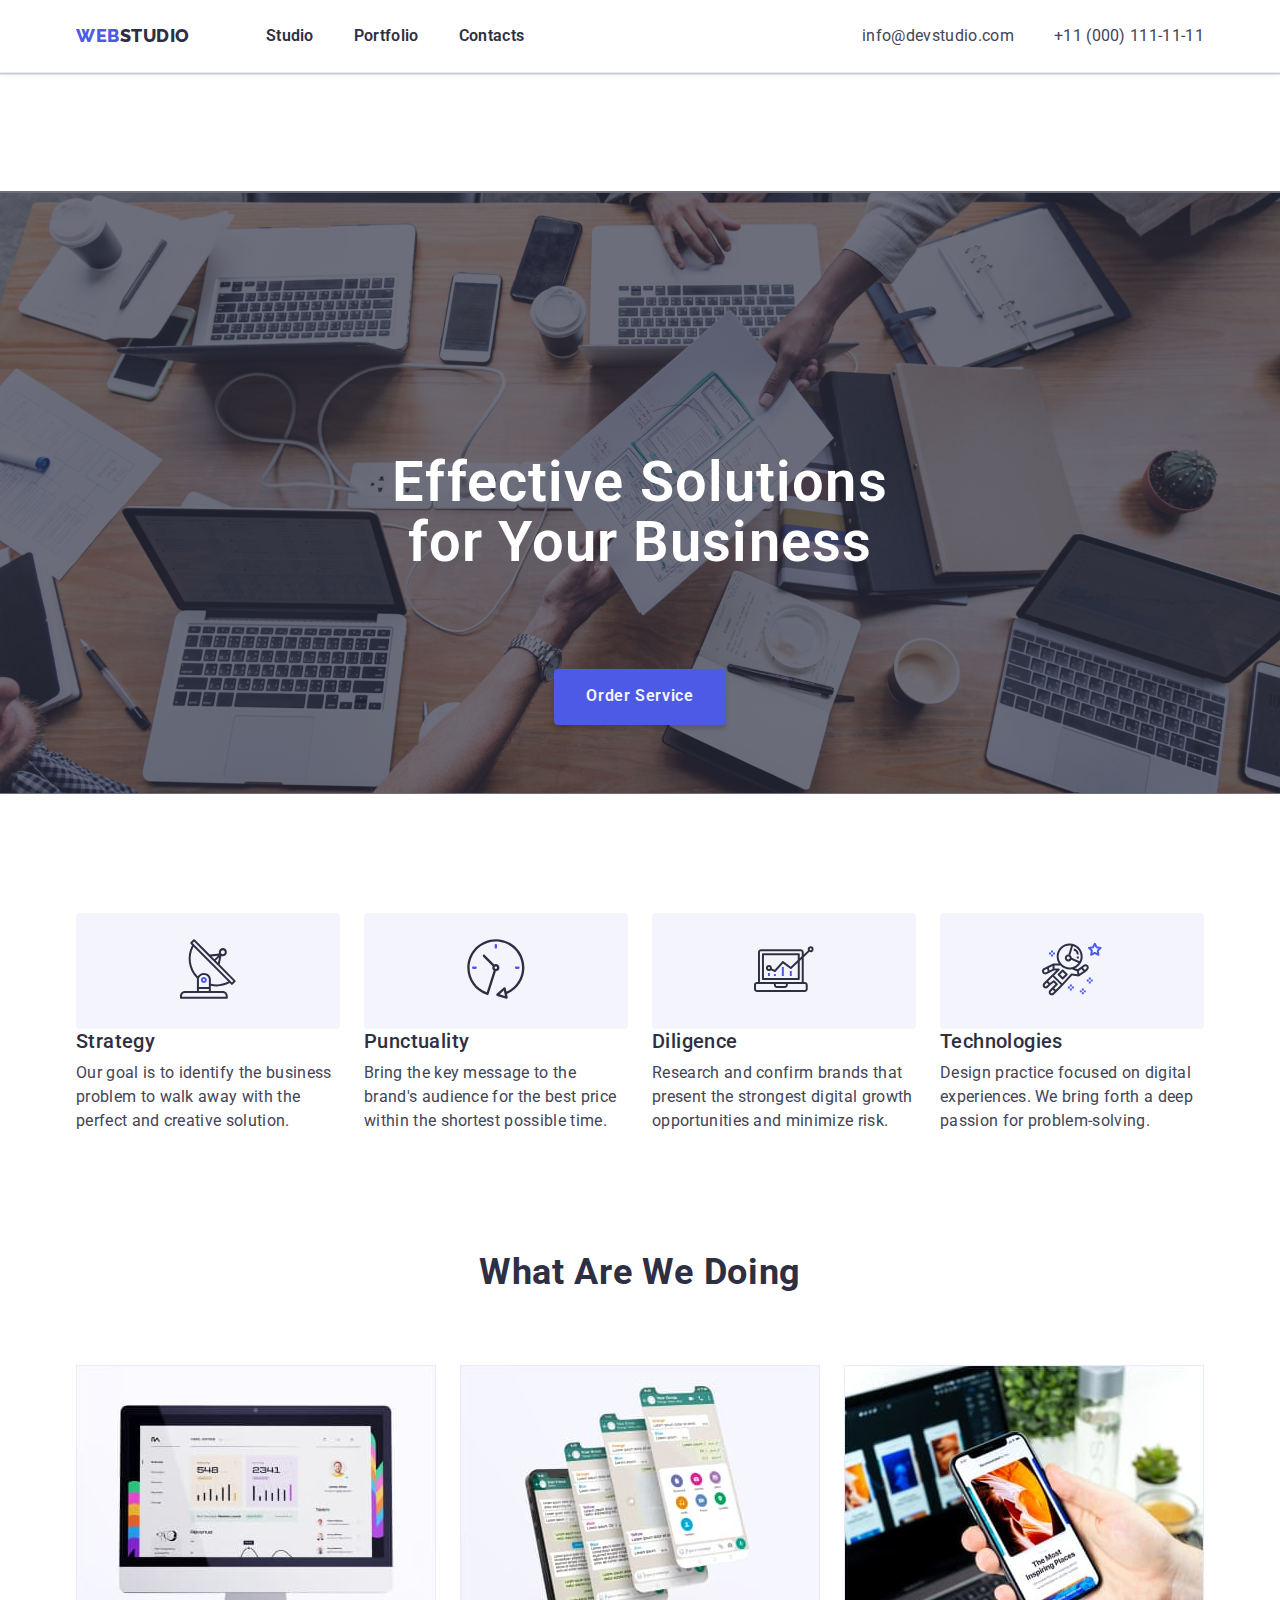
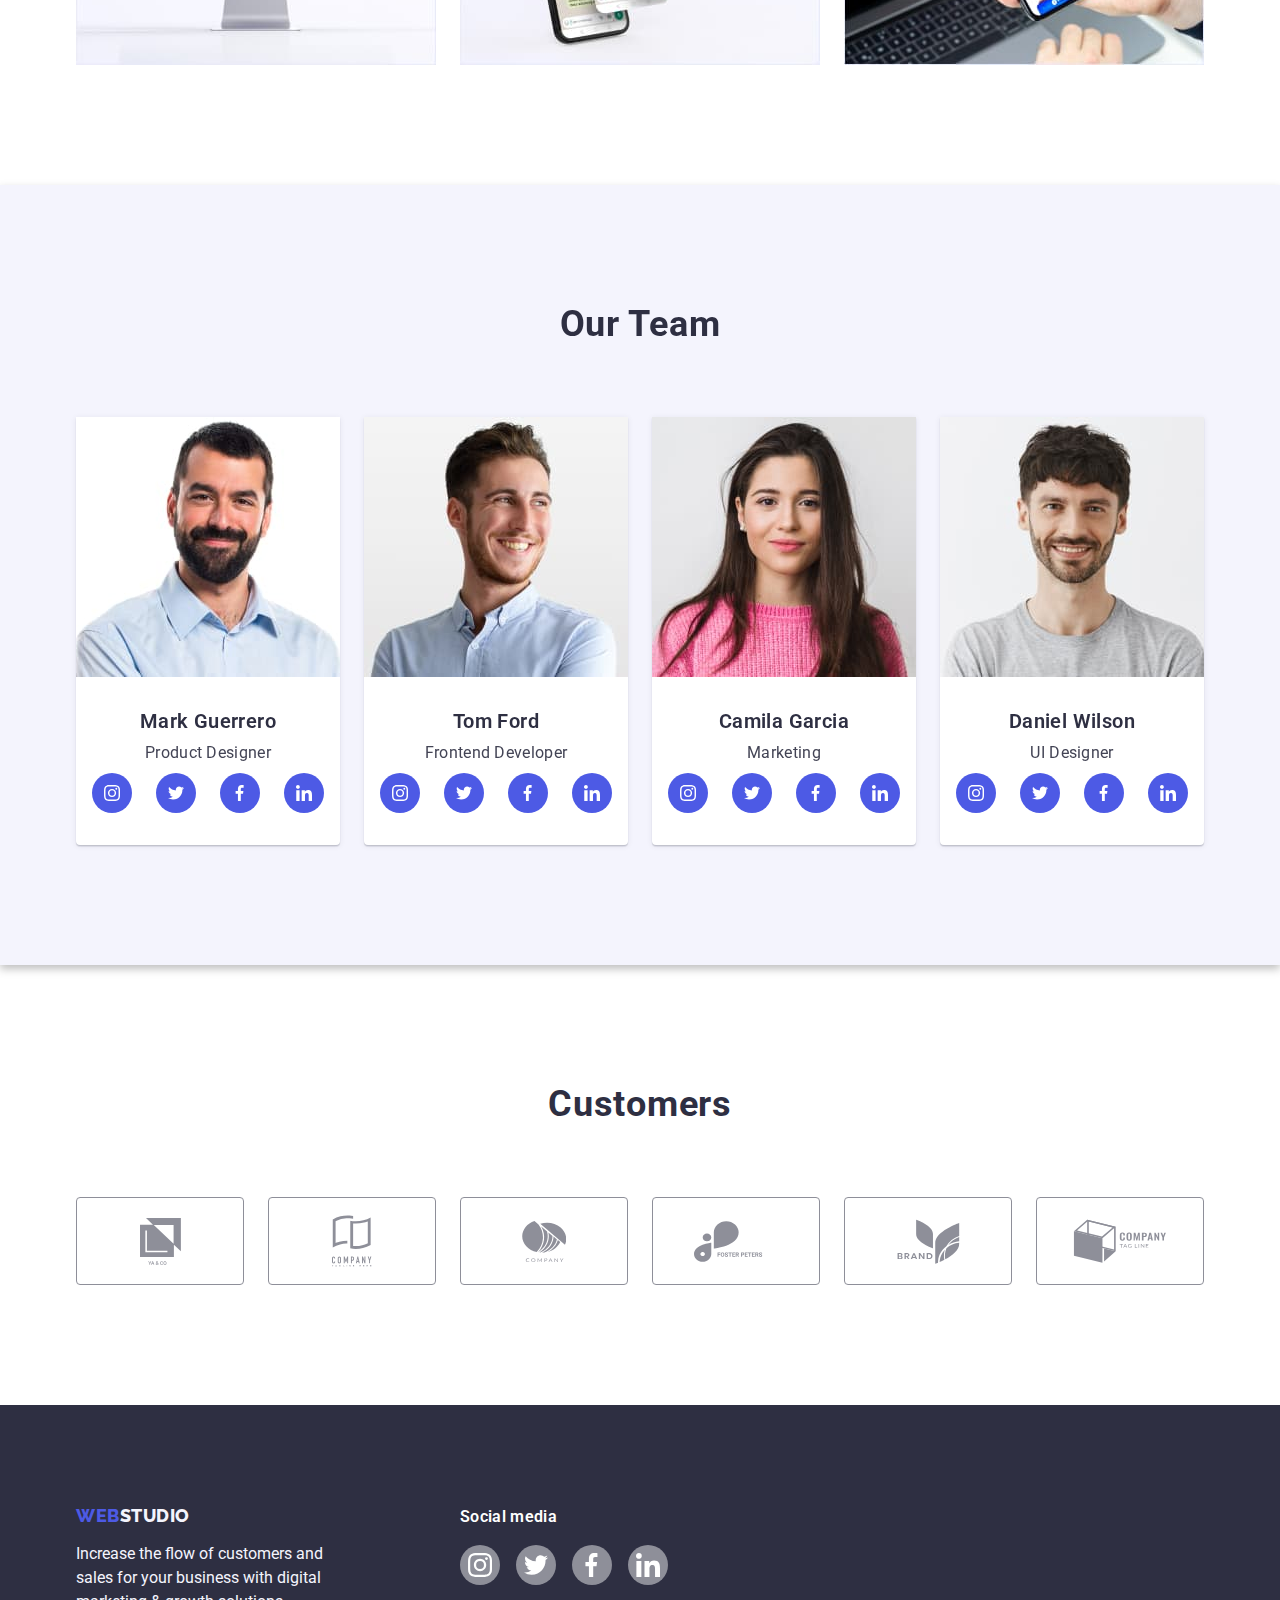
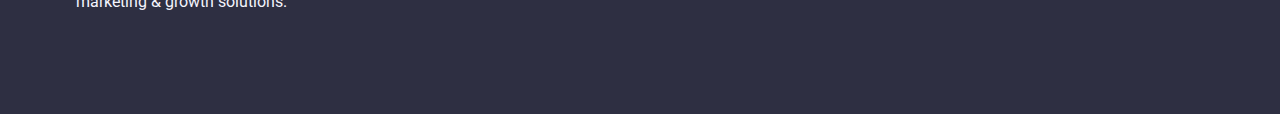
<file: index.html>
<!DOCTYPE html>
<html lang="en">
  <head>
    <meta charset="UTF-8" />
    <meta http-equiv="X-UA-Compatible" content="IE=edge" />
    <meta name="viewport" content="width=device-width, initial-scale=1.0" />
    <title>Studio</title>
    <link rel="preconnect" href="https://fonts.googleapis.com" />
    <link rel="preconnect" href="https://fonts.gstatic.com" crossorigin />
    <link
      href="https://fonts.googleapis.com/css2?family=Raleway:wght@800&family=Roboto:wght@400;500;700;900&display=swap"
      rel="stylesheet"
    />
    <link
      rel="stylesheet"
      href="https://cdnjs.cloudflare.com/ajax/libs/modern-normalize/1.1.0/modern-normalize.min.css"
    />
    <link rel="stylesheet" href="css/styles.css" />
  </head>
  <body>
    <header class="header">
      <div class="container container-header">
        <!-- Section Navigation-->
        <nav class="nav-header">
          <a class="link logotyp" href="./index.html">Web<span class="header-logo">Studio</span></a>

          <ul class="list list-nav">
            <li class="item item-header">
              <a class="link header-link" href="./index.html">Studio</a>
            </li>

            <li class="item item-header">
              <a class="link header-link" href="./portfolio.html">Portfolio</a>
            </li>

            <li class="item item-header"><a class="link header-link" href="">Contacts</a></li>
          </ul>
        </nav>
        <!-- Section Address -->
        <address class="address address-contact">
          <ul class="list list-nav-address">
            <li class="item item-address">
              <a class="link header-contact" href="mailto:info@devstudio.com">info@devstudio.com</a>
            </li>

            <li class="item item-address">
              <a class="link header-contact" href="tel:+110001111111">+11 (000) 111-11-11</a>
            </li>
          </ul>
        </address>
      </div>
    </header>

    <main>
      <!-- Section Hero -->

      <section class="section section-hero">
        <div class="container container-hero">
          <h1 class="title-hero">
            Effective Solutions<br />
            for Your Business
          </h1>
          <button class="btn-hero" type="button">Order Service</button>
        </div>
      </section>

      <!-- Section Our advantages -->
      <section class="section section-advantages">
        <div class="container">
          <h2 class="visually-hidden">Our advantages</h2>

          <ul class="list list-advantages">
            <li class="item-advantages">
              <div class="icon-advantages">
                <svg width="59.72" height="64">
                  <use href="./images-studio/icons.svg#icon-antenna"></use>
                </svg>
              </div>

              <h3 class="title-advantages">Strategy</h3>
              <p class="text">
                Our goal is to identify the business problem to walk away with the perfect and
                creative solution.
              </p>
            </li>

            <li class="item-advantages item-punctuality">
              <div class="icon-advantages">
                <svg width="59.72" height="64">
                  <use href="./images-studio/icons.svg#icon-clock"></use>
                </svg>
              </div>

              <h3 class="title-advantages">Punctuality</h3>
              <p class="text">
                Bring the key message to the brand's audience for the best price within the shortest
                possible time.
              </p>
            </li>

            <li class="item-advantages item-deligenc">
              <div class="icon-advantages">
                <svg width="59.72" height="64">
                  <use href="./images-studio/icons.svg#icon-diagram"></use>
                </svg>
              </div>

              <h3 class="title-advantages">Diligence</h3>
              <p class="text">
                Research and confirm brands that present the strongest digital growth opportunities
                and minimize risk.
              </p>
            </li>

            <li class="item-advantages item-technologies">
              <div class="icon-advantages">
                <svg width="59.72" height="64">
                  <use href="./images-studio/icons.svg#icon-astronaut"></use>
                </svg>
              </div>

              <h3 class="title-advantages">Technologies</h3>
              <p class="text">
                Design practice focused on digital experiences. We bring forth a deep passion for
                problem-solving.
              </p>
            </li>
          </ul>
        </div>
      </section>

      <!-- Sction What are we doing-->
      <section class="section section-whatdoing">
        <div class="container">
          <h2 class="title-doing">What are we doing</h2>

          <ul class="list list-whatdoing">
            <li class="item-whatdoing">
              <img
                src="./images-studio/what-doing/img1.jpg"
                width="360"
                height="300"
                alt="computer monitor wiht open website"
              />
            </li>

            <li class="item-whatdoing">
              <img
                src="./images-studio/what-doing/img2.jpg"
                width="360"
                height="300"
                alt="phone wiht chatting app"
              />
            </li>

            <li class="item-whatdoing">
              <img
                src="./images-studio/what-doing/img3.jpg"
                width="360"
                height="300"
                alt="phone wiht wallpaper app"
              />
            </li>
          </ul>
        </div>
      </section>

      <!--Section Our Team -->
      <section class="section section-ourteam">
        <div class="container">
          <h2 class="title-team">Our Team</h2>

          <ul class="list list-ourteam">
            <li class="item-team">
              <img
                src="./images-studio/our-team/mark.jpg"
                width="264"
                alt="photos of our employees"
              />
              <div class="div-team">
                <!-- <h3 class="subtitle-team">Mark Guerrero</h3>
                <p class="text-team">Product Designer</p>
                <ul class="list list-social">
                  
                  <li class="item-social">
                    <a href="" class="social-link">
                      <svg width="16" height="16">
                        <use href="./images-studio/sprite.svg#icon-instagram-2"></use>
                      </svg>
                    </a>
                  </li> -->

                <h3 class="subtitle-team">Mark Guerrero</h3>
                <p class="text-team">Product Designer</p>
                <ul class="list list-social">
                  <li class="item-social">
                    <a href="" class="social-link">
                      <svg width="16" height="16">
                        <use href="./images-studio/icons.svg#icon-instagram-2"></use>
                      </svg>
                    </a>
                  </li>
                  <li>
                    <a href="" class="social-link">
                      <svg width="16" height="16">
                        <use href="./images-studio/icons.svg#icon-twitter-1"></use>
                      </svg>
                    </a>
                  </li>
                  <li>
                    <a href="" class="social-link">
                      <svg width="16" height="16">
                        <use href="./images-studio/icons.svg#icon-facebook"></use>
                      </svg>
                    </a>
                  </li>
                  <li>
                    <a href="" class="social-link">
                      <svg width="16" height="16">
                        <use href="./images-studio/icons.svg#icon-linkedin-1"></use>
                      </svg>
                    </a>
                  </li>
                </ul>
              </div>
            </li>

            <li class="item-team">
              <img
                src="./images-studio/our-team/tom.jpg"
                width="264"
                height="260"
                alt="photos of our employees"
              />
              <div class="div-team">
                <h3 class="subtitle-team">Tom Ford</h3>
                <p class="text-team">Frontend Developer</p>
                <ul class="list list-social">
                  <li class="item-social">
                    <a href="" class="social-link">
                      <svg width="16" height="16">
                        <use href="./images-studio/icons.svg#icon-instagram-2"></use>
                      </svg>
                    </a>
                  </li>
                  <li>
                    <a href="" class="social-link">
                      <svg width="16" height="16">
                        <use href="./images-studio/icons.svg#icon-twitter-1"></use>
                      </svg>
                    </a>
                  </li>
                  <li>
                    <a href="" class="social-link">
                      <svg width="16" height="16">
                        <use href="./images-studio/icons.svg#icon-facebook"></use>
                      </svg>
                    </a>
                  </li>
                  <li>
                    <a href="" class="social-link">
                      <svg width="16" height="16">
                        <use href="./images-studio/icons.svg#icon-linkedin-1"></use>
                      </svg>
                    </a>
                  </li>
                </ul>
              </div>
            </li>

            <li class="item-team">
              <img
                src="./images-studio/our-team/camila.jpg"
                width="264"
                height="260"
                alt="photos of our employees"
              />
              <div class="div-team">
                <h3 class="subtitle-team">Camila Garcia</h3>
                <p class="text-team">Marketing</p>
                <ul class="list list-social">
                  <li class="item-social">
                    <a href="" class="social-link">
                      <svg width="16" height="16">
                        <use href="./images-studio/icons.svg#icon-instagram-2"></use>
                      </svg>
                    </a>
                  </li>
                  <li>
                    <a href="" class="social-link">
                      <svg width="16" height="16">
                        <use href="./images-studio/icons.svg#icon-twitter-1"></use>
                      </svg>
                    </a>
                  </li>
                  <li>
                    <a href="" class="social-link">
                      <svg width="16" height="16">
                        <use href="./images-studio/icons.svg#icon-facebook"></use>
                      </svg>
                    </a>
                  </li>
                  <li>
                    <a href="" class="social-link">
                      <svg width="16" height="16">
                        <use href="./images-studio/icons.svg#icon-linkedin-1"></use>
                      </svg>
                    </a>
                  </li>
                </ul>
              </div>
            </li>

            <li class="item-team">
              <img
                src="./images-studio/our-team/daniel.jpg"
                width="264"
                height="260"
                alt="photos of our employees"
              />
              <div class="div-team">
                <h3 class="subtitle-team">Daniel Wilson</h3>
                <p class="text-team">UI Designer</p>
                <ul class="list list-social">
                  <li class="item-social">
                    <a href="" class="social-link">
                      <svg width="16" height="16">
                        <use href="./images-studio/icons.svg#icon-instagram-2"></use>
                      </svg>
                    </a>
                  </li>
                  <li>
                    <a href="" class="social-link">
                      <svg width="16" height="16">
                        <use href="./images-studio/icons.svg#icon-twitter-1"></use>
                      </svg>
                    </a>
                  </li>
                  <li>
                    <a href="" class="social-link">
                      <svg width="16" height="16">
                        <use href="./images-studio/icons.svg#icon-facebook"></use>
                      </svg>
                    </a>
                  </li>
                  <li>
                    <a href="" class="social-link">
                      <svg width="16" height="16">
                        <use href="./images-studio/icons.svg#icon-linkedin-1"></use>
                      </svg>
                    </a>
                  </li>
                </ul>
              </div>
            </li>
          </ul>
        </div>
      </section>

      <!-- section CuSTOMERS  -->
      <section class="section-customers">
        <div class="container">
          <h2 class="titel-customers">Customers</h2>

          <ul class="list customers-list">
            <li class="item-customers">
              <a class="customer-link" href="">
                <svg width="41" height="46.97">
                  <use href="./images-studio/icons.svg#icon-group"></use>
                </svg>
              </a>
            </li>

            <li class="item-customers">
              <a class="customer-link" href="">
                <svg class="" width="40" height="52">
                  <use href="./images-studio/icons.svg#icon-group-1"></use>
                </svg>
              </a>
            </li>

            <li class="item-customers">
              <a class="customer-link" href="">
                <svg width="44" height="41">
                  <use href="./images-studio/icons.svg#icon-group-2"></use>
                </svg>
              </a>
            </li>

            <li class="item-customers">
              <a class="customer-link" href="">
                <svg width="84" height="41">
                  <use href="./images-studio/icons.svg#icon-group-3"></use>
                </svg>
              </a>
            </li>

            <li class="item-customers">
              <a class="customer-link" href="">
                <svg width="63" height="45">
                  <use href="./images-studio/icons.svg#icon-group-4"></use>
                </svg>
              </a>
            </li>

            <li class="item-customers">
              <a class="customer-link" href="">
                <svg class="" width="94" height="44">
                  <use href="./images-studio/icons.svg#icon-group-5"></use>
                </svg>
              </a>
            </li>
          </ul>
        </div>
      </section>
    </main>

    <!--Section Site Footer-->
    <footer class="footer">
      <div class="container footer-container">
        <div class="footer-container-left">
          <a class="link logotyp-footer" href="./index.html"
            >Web<span class="footer-logo">Studio</span></a
          >
          <p class="text-footer">
            Increase the flow of customers and sales for your business with digital marketing &
            growth solutions.
          </p>
        </div>
        <div class="footer-container-right">
          <p class="text-social-media">Social media</p>
          <ul class="list list-footer-social">
            <li class="item-social">
              <a href="" class="footer-social-link">
                <svg width="24" height="24">
                  <use href="./images-studio/icons.svg#icon-instagram-2"></use>
                </svg>
              </a>
            </li>
            <li>
              <a href="" class="footer-social-link">
                <svg width="24" height="24">
                  <use href="./images-studio/icons.svg#icon-twitter-1"></use>
                </svg>
              </a>
            </li>
            <li>
              <a href="" class="footer-social-link">
                <svg width="24" height="24">
                  <use href="./images-studio/icons.svg#icon-facebook"></use>
                </svg>
              </a>
            </li>
            <li class="item-social">
              <a href="" class="footer-social-link">
                <svg width="24" height="24">
                  <use href="./images-studio/icons.svg#icon-linkedin-1"></use>
                </svg>
              </a>
            </li>
          </ul>
        </div>
      </div>
    </footer>
  </body>
</html>
</file>
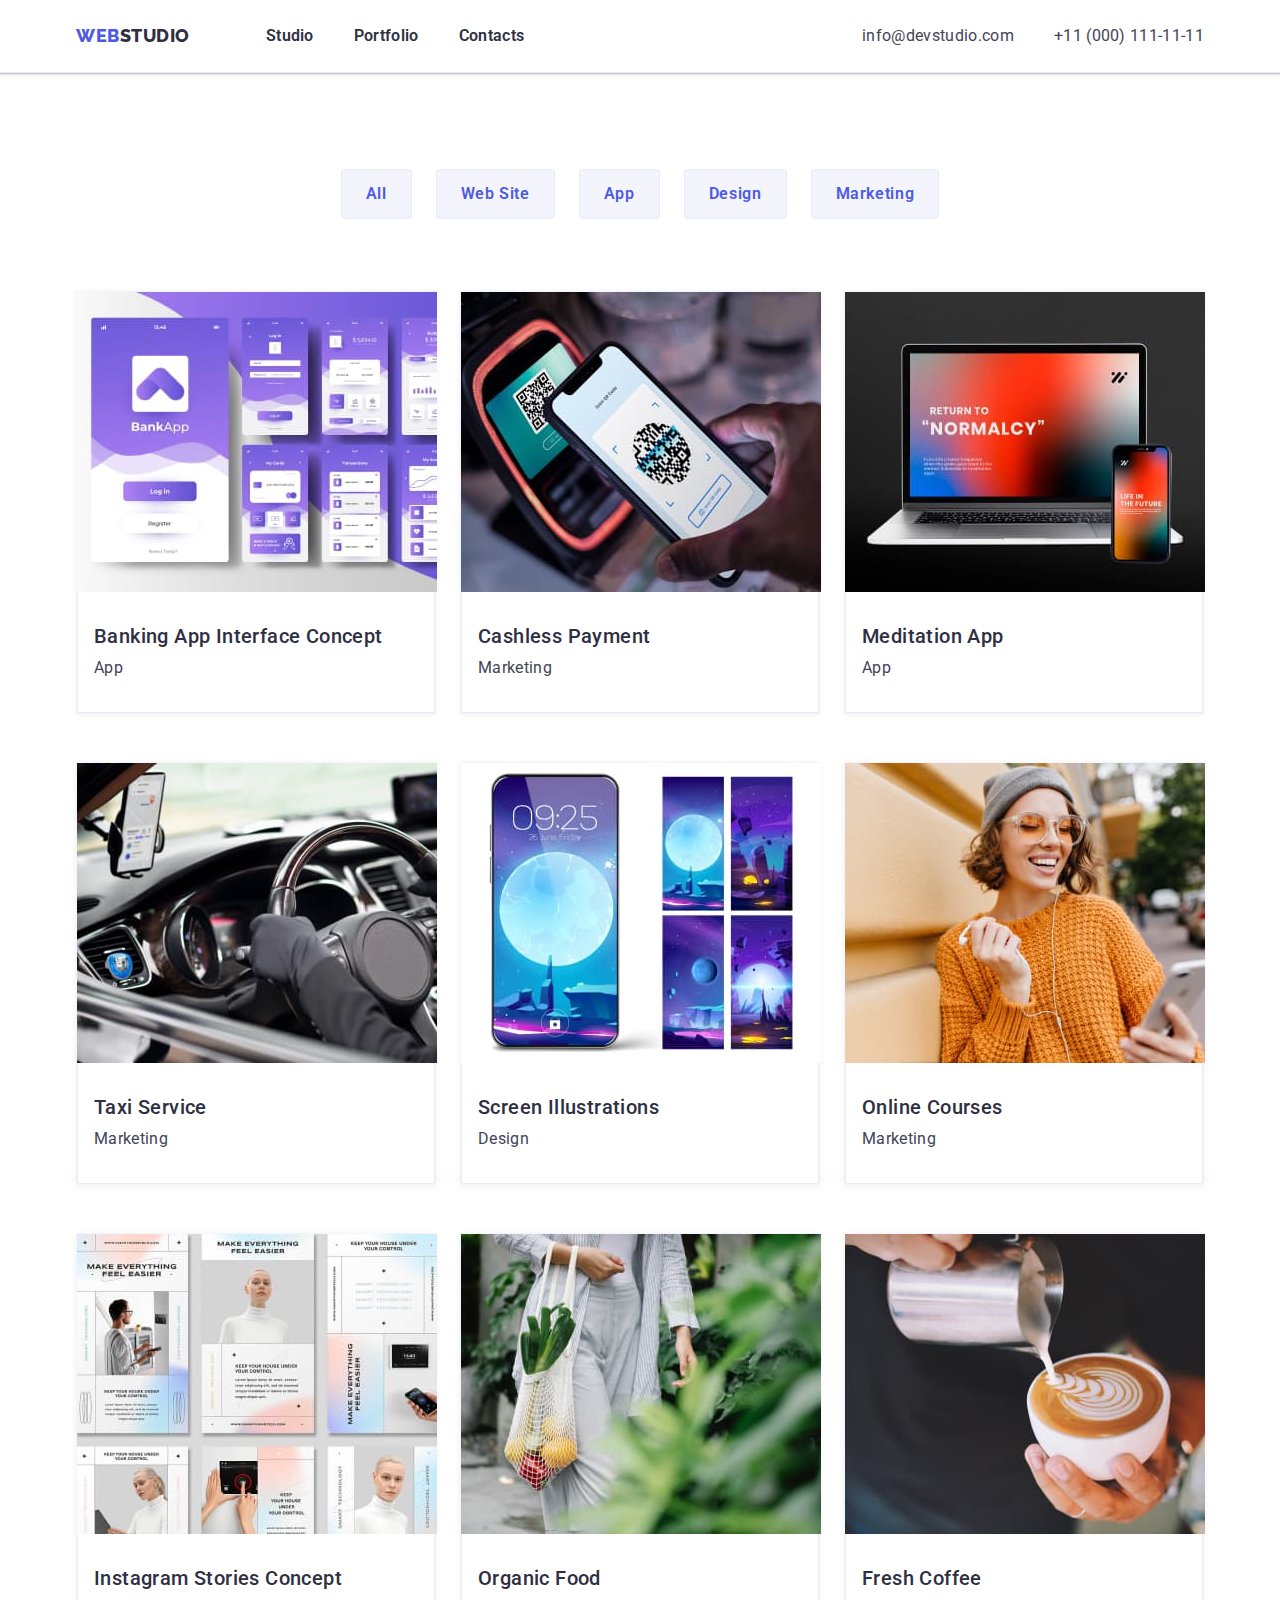
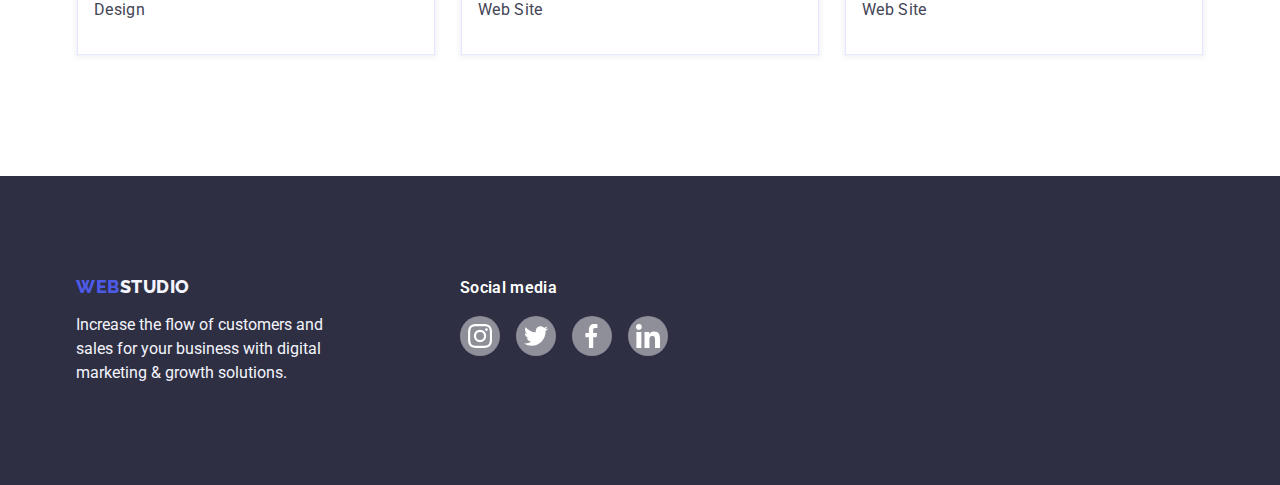
<file: portfolio.html>
<!DOCTYPE html>
<html lang="en">
  <head>
    <meta charset="UTF-8" />
    <meta http-equiv="X-UA-Compatible" content="IE=edge" />
    <meta name="viewport" content="width=device-width, initial-scale=1.0" />
    <title>Portfolio</title>
    <link rel="preconnect" href="https://fonts.googleapis.com" />
    <link rel="preconnect" href="https://fonts.gstatic.com" crossorigin />
    <link
      href="https://fonts.googleapis.com/css2?family=Raleway:wght@800&family=Roboto:wght@400;500;700;900&display=swap"
      rel="stylesheet"
    />
    <link
      rel="stylesheet"
      href="https://cdnjs.cloudflare.com/ajax/libs/modern-normalize/1.1.0/modern-normalize.min.css"
    />
    <link rel="stylesheet" href="./portfolio/css/styles.css" />
  </head>
  <body>
    <header class="header">
      <div class="container container-header">
        <nav class="nav-header">
          <a class="link logotyp" href="./index.html">Web<span class="header-logo">Studio</span></a>
          <ul class="list list-nav">
            <li class="item-header"><a class="link header-link" href="./index.html">Studio</a></li>
            <li class="item-header">
              <a class="link header-link" href="./portfolio.html">Portfolio</a>
            </li>
            <li class="item-header"><a class="link header-link" href="">Contacts</a></li>
          </ul>
        </nav>
        <!-- Section Address -->
        <address class="address address-contact">
          <ul class="list list-nav-address">
            <li class="item item-address">
              <a class="link header-contact" href="mailto:info@devstudio.com">info@devstudio.com</a>
            </li>
            <li class="item item-address">
              <a class="link header-contact" href="tel:+110001111111">+11 (000) 111-11-11</a>
            </li>
          </ul>
        </address>
      </div>
    </header>
    <main>
      <!-- section Our product -->
      <section class="section section-our-product">
        <div class="container">
          <!-- <div class="container-btn"> -->
          <h1 class="visualy-hidden">Our product</h1>
          <ul class="list list-button">
            <li class="item-button">
              <button class="btn" type="button">All</button>
            </li>
            <li class="item-button">
              <button class="btn" type="button">Web Site</button>
            </li>
            <li class="item-button">
              <button class="btn" type="button">App</button>
            </li>
            <li class="item-button">
              <button class="btn" type="button">Design</button>
            </li>
            <li class="item-button">
              <button class="btn" type="button">Marketing</button>
            </li>
          </ul>
          <!-- </div> -->

          <ul class="list list-images">
            <li class="item-images">
              <a class="link" href=""
                ><img
                  src="./images-portfolio/bank-app.jpg"
                  width="360"
                  height="300"
                  alt="bank application"
                />
                <div class="div-title-text">
                  <h2 class="title-product">Banking App Interface Concept</h2>
                  <p class="text-product">App</p>
                </div></a
              >
            </li>
            <li class="item-images">
              <a class="link" href="">
                <img
                  src="./images-portfolio/cash-pay.jpg"
                  width="360"
                  height="300"
                  alt="cashless payment app"
                />
                <div class="div-title-text">
                  <h2 class="title-product">Cashless Payment</h2>
                  <p class="text-product">Marketing</p>
                </div></a
              >
            </li>
            <li class="item-images">
              <a class="link" href="">
                <img
                  src="./images-portfolio/medit-app.jpg"
                  width="360"
                  height="300"
                  alt="meditation application"
                />
                <div class="div-title-text">
                  <h2 class="title-product">Meditation App</h2>
                  <p class="text-product">App</p>
                </div></a
              >
            </li>
            <li class="item-images">
              <a class="link" href="">
                <img
                  src="./images-portfolio/tax-ser.jpg"
                  width="360"
                  height="300"
                  alt="app taxi service"
                />
                <div class="div-title-text">
                  <h2 class="title-product">Taxi Service</h2>
                  <p class="text-product">Marketing</p>
                </div></a
              >
            </li>
            <li class="item-images">
              <a class="link" href="">
                <img
                  src="./images-portfolio/screen-ilus.jpg"
                  width="360"
                  height="300"
                  alt="screen Illustrations for phone"
                />
                <div class="div-title-text">
                  <h2 class="title-product">Screen Illustrations</h2>
                  <p class="text-product">Design</p>
                </div></a
              >
            </li>
            <li class="item-images">
              <a class="link" href="">
                <img
                  src="./images-portfolio/onl-cour.jpg"
                  width="360"
                  height="300"
                  alt=" app online courses"
                />
                <div class="div-title-text">
                  <h2 class="title-product">Online Courses</h2>
                  <p class="text-product">Marketing</p>
                </div></a
              >
            </li>
            <li class="item-images">
              <a class="link" href="">
                <img
                  src="./images-portfolio/inst-stor.jpg"
                  width="360"
                  height="300"
                  alt="instagram stories concept"
                />
                <div class="div-title-text">
                  <h2 class="title-product">Instagram Stories Concept</h2>
                  <p class="text-product">Design</p>
                </div></a
              >
            </li>

            <li class="item-images">
              <a class="link" href="">
                <img
                  src="./images-portfolio/org-food.jpg"
                  width="360"
                  height="300"
                  alt=" organic food images"
                />
                <div class="div-title-text">
                  <h2 class="title-product">Organic Food</h2>
                  <p class="text-product">Web Site</p>
                </div></a
              >
            </li>
            <li class="item-images">
              <a class="link" href="">
                <img
                  src="./images-portfolio/fr-coffee.jpg"
                  width="360"
                  height="300"
                  alt=" cup of fresh coffee"
                />
                <div class="div-title-text">
                  <h2 class="title-product">Fresh Coffee</h2>
                  <p class="text-product">Web Site</p>
                </div></a
              >
            </li>
          </ul>
        </div>
      </section>
    </main>

    <!-- Section footer -->
    <footer class="footer">
      <div class="container footer-container">
        <div class="footer-container-left">
          <a class="link logotyp-footer" href="./index.html"
            >Web<span class="footer-logo">Studio</span></a
          >
          <p class="text-footer">
            Increase the flow of customers and sales for your business with digital marketing &
            growth solutions.
          </p>
        </div>
        <div class="footer-container-right">
          <p class="text-social-media">Social media</p>
          <ul class="list list-footer-social">
            <li class="item-social">
              <a href="" class="footer-social-link">
                <svg width="24" height="24">
                  <use href="./images-studio/icons.svg#icon-instagram-2"></use>
                </svg>
              </a>
            </li>
            <li>
              <a href="" class="footer-social-link">
                <svg width="24" height="24">
                  <use href="./images-studio/icons.svg#icon-twitter-1"></use>
                </svg>
              </a>
            </li>
            <li>
              <a href="" class="footer-social-link">
                <svg width="24" height="24">
                  <use href="./images-studio/icons.svg#icon-facebook"></use>
                </svg>
              </a>
            </li>
            <li>
              <a href="" class="footer-social-link">
                <svg width="24" height="24">
                  <use href="./images-studio/icons.svg#icon-linkedin-1"></use>
                </svg>
              </a>
            </li>
          </ul>
        </div>
      </div>
    </footer>
  </body>
</html>
</file>
<file: css/styles.css>
:root {
    --main-light-color: #FFFFFF;
    --main-font-color: #434455;
    --secondory-font-color: #2E2F42;
    --secondory-footer-color: #F4F4FD;
    --secondory-font-accent-color: #4D5AE5;
    --bgr-color-icon: #F4F4FD;
    --btn-hero-color-hover: #404bbf;
    --header-color-hover: #404bbf;
    --light-slate: #8E8F99;
    --green-color: #31D0AA;


}

body {
    font-family: 'Roboto', sans-serif;
    font-style: normal;
    color: var(--main-light-color);
    color: var(--main-font-color);
}

h1,
h2,
h3,
h4,
h5,
h6,
p {
    margin: 0;
}

use {
    fill: currentColor;
}

.header {
    border-bottom: 1px solid #e7e9fc;
    box-shadow: 0px 2px 1px rgba(46, 47, 66, 0.08), 0px 1px 1px rgba(46, 47, 66, 0.16), 0px 1px 6px rgba(46, 47, 66, 0.08);
}

.container {
    /* outline: 1px solid green; */
    width: 1158px;
    padding-left: 15px;
    padding-right: 15px;
    /* центрування блокових єлементів за допомогою автоматичного
    марджину margin: 0 auto; який відносно розміру блоказадає йому відступи
     з ліва і права тим самим центруючи його посередирі  */
    margin: 0 auto;
}


.link {
    text-decoration: none;
    /*  посиланням (a) добавлено значення щоб прибирати підкрєслювання яке встановлене
    за замовчуванням */

    color: currentColor;
    /* currentColor дає змогу унаслідовання кольорів шрифту 
    від встановленого в (body)
     перебиває значення кольору яке виставленно при зомовчувані браузером */
}


.list {
    list-style: none;
    padding: 0;
    margin: 0;
    /* списку (ul) добавлено значення щоб прибирати крапки padding i margin */
}

img {
    display: block;
    /* потрібне встановленя для скидання кусочка 
    проміжка в 4px місця яке браузер встановлює за замовчуванням
    щоб елементи не злипалися */
}

.visually-hidden {
    height: 1px;
    margin: -1px;
    border: 0;
    padding: 0;
    white-space: nowrap;
    clip-path: inset(100%);
    clip: rect(0 0 0 0);
    overflow: hidden;
    width: 1px;
    position: absolute;
    /* для приховання логічного зоголовка застосовуемо .visually-hidden */
}

.container-header {
    display: flex;
    align-items: center;
}


.header-link {
    display: block;
    padding-top: 24px;
    padding-bottom: 24px;
    /* елементам (а) добавлений падинг в гору та низ для кращого наведення мишкою
    в режимі cursor таким чином 
    ми одразу задаємо і потрібну висоту нашому header */
}



/* скидання крайньої геометрії тобто марджину за допомогою :not(:last-child) у останьої дити в списку у
всіх що перед ним марджин залишається (!крайній марджин прибираємо ЗАВЖДИ!) */
/* 
.list-nav .item:not(:last-child),
.list-address .item:not(:last-child) {
    margin-right: 40px; */


.header-logo {
    color: var(--secondory-font-color);
    /* логотипу добавленний селекто span з класом header-logo для стилізації частини тексту */
}

.nav-header {
    display: flex;
    align-items: center;
}

.list-nav {
    display: flex;
    gap: 40px;

}

/* .item-header {
    margin-right: 40px;
} */




.logotyp {
    font-family: "Raleway", sans-serif;
    text-transform: uppercase;
    font-weight: 800;
    font-size: 18px;
    line-height: 1.17;
    letter-spacing: 0.03em;
    color: var(--secondory-font-accent-color);
    text-decoration: none;
    /* додали правий марджин логотипу  */
    margin-right: 76px;
}


.header-link {
    font-weight: 600;
    font-size: 16px;
    line-height: 1.5;
    letter-spacing: 0.02em;
    color: var(--secondory-font-color);
}

.header-link:hover,
.header-link:focus {
    color: var(--header-color-hover);
}

.header-contact:hover,
.header-contact:focus {
    color: var(--header-color-hover);
}


.header-contact {
    padding-top: 24px;
    padding-bottom: 24px;
    /* добавлений падинг в горі та в низу елемента для кращого наведення мишкою 
    для режиму cursor  */
}


.address {
    font-style: normal;
    /* змінює у посилань (а) синій наклоний шрифт на стандартний вказаний */
}

.address-contact {
    margin-left: auto;
}

.list-nav-address {
    display: flex;
    gap: 40px;

}

/* .item-address {
    margin-right: 40px;
} */


.header-contact {
    font-size: 16px;
    line-height: 1.5;
    letter-spacing: 0.02em;
    color: var(--main-font-color);
}



.section-hero {
    /* background-color: #2E2F42; */
    max-width: 1440px;
    min-height: 603px;
    margin-left: auto;
    margin-right: auto;

    background-image: url(../css/bgr-img-hero/dark-bgr.png), url(../css/bgr-img-hero/bgr-hero.png);
    background-repeat: no-repeat;
    background-position: center;
    /* background-size: cover; */


    text-align: center;
    padding-top: 188px;
    padding-bottom: 188px;
    /* розмір секціям ми задаемо через padding якщо наприклад в секції є
заголовок то відступ в данному випадку рахуються зверху від заголовка 188px 
і від низу заголовка теж 188px */
}




.title-hero {
    max-width: 496px;
    text-align: center;
    font-weight: 600;
    font-size: 56px;
    line-height: 1.07;
    letter-spacing: 0.02em;
    color: var(--main-light-color);
    margin: 0 auto;
    padding-left: 0;
    padding-right: 0;
    margin-bottom: 48px;
    /* відступи між елементами робимо через (MARGIN)
    в данному випадку це заголовок відступ у низ до кнопки margin-bottom: 48px;*/

    padding-bottom: 48px;
    padding-top: 192px;

}

/* В СТРОЧНИХ ЄЛЕМЕНТІВ НЕМАЄ ПАРАМЕТРІВ ВЕРХНІХ НИЖНІХ МАРДЖЕНІВ */
button {
    height: 56px;
    display: block;
    min-width: 170px;
    cursor: pointer;
    margin: auto;
    box-shadow: 0px 4px 4px rgba(0, 0, 0, 0.15);
    border-radius: 4px;
    padding: 16px 32px
}

.btn-hero {
    min-width: 169px;
    text-align: center;
    font-family: "Roboto", sans-serif;
    font-weight: 600;
    font-size: 16px;
    line-height: 1.18;
    letter-spacing: 0.04em;
    color: var(--bgr-color-icon);
    background-color: #4D5AE5;
    border: none;


}


.btn-hero:hover,
.btn-hero:focus {
    background-color: #404BBF;

}


.title-advantages {
    margin-bottom: 8px;
    font-weight: 500;
    font-size: 20px;
    line-height: 1.2;
    letter-spacing: 0.02em;
    color: var(--secondory-font-color);
}

.subtitle-team {
    font-weight: 600;
    margin-bottom: 8px;
    font-size: 20px;
    line-height: 1.2;
    letter-spacing: 0.02em;
    color: var(--secondory-font-color);
}

.text {

    font-size: 16px;
    line-height: 1.5;
    letter-spacing: 0.02em;
    color: var(--main-font-color);
}

.text-team {
    margin-bottom: 8px;

    font-size: 16px;
    line-height: 1.5;
    letter-spacing: 0.02em;
    color: var(--main-font-color);
}





/* стилі співпадають тому пишемо два класи разом через кому щоб
не дублювати лишній код */
.title-doing,
.title-team,
.titel-customers {
    margin-bottom: 72px;
    text-align: center;
    text-transform: capitalize;
    font-size: 36px;
    line-height: 1.11;
    letter-spacing: 0.02em;
    color: var(--secondory-font-color);

}



.section-advantages {
    /* padding-top: 120px; */
    padding-bottom: 120px;
    background-color: var(--main-light-color);

}


.list-advantages {
    display: flex;
    flex-wrap: wrap;
    /* gap: 24px; */
    margin-left: -24px;

}

.item-advantages {
    flex-basis: calc(100% / 4 - 24px);
    margin-left: 24px;
    /* width: calc((100% - 3 * 24px) / 4); */
}

.icon-advantages {
    text-align: center;
    background-size: 264px;
    background: #F4F4FD;
    padding: 24px 100px;
    border-radius: 4px;
}

/* .item-advantages::before {
    margin-bottom: 8px;

    display: block;
    content: "";
    height: 112px;
    background: #F4F4FD;
    background-image: url(../css/bgr-img-hero/antenna.png);
    background-repeat: no-repeat;
    /* background-size: contain;????????? */
/* background-position: center; */
/* border-radius: 4px; */
/* }

.item-punctuality::before {
    background-image: url(../css/bgr-img-hero/clock.png);
}

.item-deligenc::before {
    background-image: url(../css/bgr-img-hero/diagram.png);
}

.item-technologies::before {
    background-image: url(../css/bgr-img-hero/astronaut.png)
} */


.section-whatdoing {
    padding-bottom: 120px;
    background-color: var(--main-light-color);
}

/* клас ul в секції what are doing */
.list-whatdoing {
    gap: 24px;
    display: flex;
    /* justify-content: space-between; */

}


.item-whatdoing {
    width: calc ((100% - 3 * 24px) / 4);
}


.section-ourteam {
    padding-top: 120px;
    padding-bottom: 120px;

    background-color: #F4F4FD;
    margin: 0 auto;
    filter: drop-shadow(0px 4px 4px rgba(0, 0, 0, 0.25));
}

/* це клас нашого ul в секції our tean */
.list-ourteam {
    display: flex;
    text-align: center;
    gap: 24px;
    /* justify-content: space-between;можно і такий варіант
    щоб розсунути колонки */
}

.item-team {
    width: 264px;
    /* height: 380px; висоту майже ніколи не задаємо*/
    background: #FFFFFF;
    box-shadow: 0px 1px 6px rgba(46, 47, 66, 0.08), 0px 1px 1px rgba(46, 47, 66, 0.16), 0px 2px 1px rgba(46, 47, 66, 0.08);
    border-radius: 0px 0px 4px 4px;
}

.div-team {
    padding-top: 32px;
    padding-bottom: 32px;
    padding-left: 16px;
    padding-right: 16px;
    border-bottom-right-radius: 4px;
    border-bottom-left-radius: 4px;
}

.list-social {
    display: flex;
    gap: 24px;
}

.social-link {
    display: flex;
    justify-content: center;
    align-items: center;
    border-radius: 50%;
    width: 40px;
    height: 40px;
    background-color: #4D5AE5;
    color: var(--main-light-color);
}


.section-customers {
    padding-top: 120px;
    padding-bottom: 120px;
    margin: 0 auto;
}

.customers {

    /* padding: 16px 32px; */
    /* width: 168px;
    height: 88px; */
    /* border: 1px solid #8E8F99; */
    /* border-radius: 4px;
    fill: #8E8F99; */
    outline: 1px solid red;
}

/* 
.customers:hover {
    fill: #404BBF;
    border: 1px solid#404BBF;
} */



.customers-list {
    padding: 0;
    margin: 0;
    list-style: none;
    display: flex;
    flex-wrap: wrap;
    /* gap: 24px; */
    margin-left: -24px;
}

.customers-list>.item-customers {
    flex-basis: calc(100% / 6 - 24px);
    margin-left: 24px;
}



.customer-link {
    display: flex;
    justify-content: center;
    align-items: center;

    width: 168px;
    height: 88px;
    padding: 16px 32px;
    border: 1px solid #8E8F99;
    border-radius: 4px;
    color: var(--light-slate);
}

/* .icon-customers {
    width: 41px;
    height: 46.97px;
} */



.footer {
    padding-top: 100px;
    padding-bottom: 100px;
    background-color: var(--secondory-font-color);
}

.footer-logo {
    color: #f4f4fd;
}

.list-footer {
    padding-top: 100px;
    margin: 0;
}



.text-footer {
    max-width: 264px;
    font-size: 16px;
    line-height: 1.5;
    color: var(--secondory-footer-color);
}

.logotyp-footer {
    font-family: "Raleway", sans-serif;
    text-transform: uppercase;
    font-weight: 800;
    font-size: 18px;
    line-height: 1.17;
    letter-spacing: 0.03em;
    color: var(--secondory-font-accent-color);
    text-decoration: none;
    display: inline-block;
    margin-bottom: 16px;
}




.footer-container {
    display: flex;
}

.footer-container-right {
    margin-left: 120px;
}

.text-social-media {
    margin-bottom: 16px;

    font-weight: 600;
    font-size: 16px;
    line-height: 1.5;
    letter-spacing: 0.02em;
    color: #FFFFFF;
}

.list-footer-social {
    display: flex;
    gap: 16px;
}


.footer-social-link {
    display: flex;
    justify-content: center;
    align-items: center;
    width: 40px;
    height: 40px;
    border-radius: 50%;
    background-color: #8E8F99;
    color: var(--main-light-color);
}

.footer-social-link:hover,
.footer-social-link:focus {
    background-color: var(--green-color);
}
</file>
<file: portfolio/css/styles.css>
:root {
    --main-light-color: #FFFFFF;
    --main-font-color: #434455;
    --secondory-font-color: #2E2F42;
    --secondory-footer-color: #F4F4FD;
    --secondory-font-accent-color: #4D5AE5;
    --active-color-hover: #404bbf;
    --background-color-btn: #F4F4FD;
    --accent-color-cornflower: #e7e9fc;
    --green-color: #31D0AA;
}

body {
    font-family: 'Roboto', sans-serif;
    font-style: normal;
    color: #434455;
    background-color: var(--main-light-color);
}

h1,
h2,
h3,
h4,
h5,
h6,
p {
    margin: 0;
}


use {
    fill: currentColor;
}

.header {
    border-bottom: 1px solid #e7e9fc;
    /* background-color: var(--main-light-color); */
    box-shadow: 0px 2px 1px rgba(46, 47, 66, 0.08), 0px 1px 1px rgba(46, 47, 66, 0.16), 0px 1px 6px rgba(46, 47, 66, 0.08);
}

.container {
    width: 1158px;
    margin: 0 auto;
    padding-left: 15px;
    padding-right: 15px;

}

.link {
    text-decoration: none;
    color: currentColor;
}

.list {
    list-style: none;
    padding: 0;
    margin: 0;
}

img {
    display: block;

}

.visualy-hidden {
    height: 1px;
    margin: -1px;
    border: 0;
    padding: 0;
    white-space: nowrap;
    clip-path: inset(100%);
    clip: rect(0 0 0 0);
    overflow: hidden;
    width: 1px;
    position: absolute;
}


.container-header {
    /* робимо класу уявний контейнер за допомогою  display: flex;
    потім  дітей в цьому контейнері(це а посилання-лого і ul список)
    центруємо по осі(Y) align-items: center; */
    display: flex;
    align-items: center;
}

.header-link {
    display: block;
    /* елементам (а) добавлений падинг в гору та низ для кращого наведення мишкою
    в режимі cursor таким чином 
    ми одразу задаємо і потрібну висоту нашому header */
    padding-top: 24px;
    padding-bottom: 24px;
}

.header-logo {
    color: var(--secondory-font-color);
}

.nav-header {
    display: flex;
    align-items: center;
}

.list-nav {
    display: flex;
    gap: 40px;
}


.header-link {
    display: block;
    padding-top: 24px;
    padding-bottom: 24px;
}

.logotyp {
    font-family: "Raleway", sans-serif;
    text-transform: uppercase;
    font-weight: 800;
    font-size: 18px;
    line-height: 1.17;
    letter-spacing: 0.03em;
    color: var(--secondory-font-accent-color);
    text-decoration: none;
    margin-right: 76px;
}

.header-link {
    font-weight: 600;
    font-size: 16px;
    line-height: 1.5;
    letter-spacing: 0.02em;
    color: var(--secondory-font-color);
}

.item-header:hover,
.item-header:focus {
    color: var(--active-color-hover);
}

.header-contact:hover,
.header-contact:focus {
    color: var(--active-color-hover);
}

.address {
    font-style: normal;
}


.address-contact {
    margin-left: auto;
}

.list-nav-address {
    display: flex;
    gap: 40px;

}

/* .item-address {
    margin-right: 40px;
} */

.header-contact {
    font-family: 'Roboto';
    font-weight: 400;
    font-size: 16px;
    line-height: 1.5;
    letter-spacing: 0.02em;
    color: var(--main-font-color);
    padding-top: 24px;
    padding-bottom: 24px;

}

/* Для секції в класі заданий стиль */
.section-our-product {
    padding-top: 96px;
    padding-bottom: 120px;
    /* ці падінги пребираємо їх бути не повинно але автоперевірка може без них не пропустити
     padding-left: 120px;
    padding-right: 120px; */
}

/* Для списку в класі заданий стиль display: flex;
для розміщення кнопок в одну лінію по горизонталі 
Для списку в класі заданий стиль justify-content: center;
для розміщення дочірніх елементів списку по центру осі(х) */

/* Для списку в класі можна задати стиль gap: 24px;
для визначення відступів між пунктами списку а також 
(можна використовувати margin-right: 24px для тега li у класі,але потім 
треба онулити крайні марджин за допомогою :not(:last-child))*/
.list-button {
    display: flex;
    justify-content: center;
    margin-bottom: 72px;
    gap: 24px;
}

/* випадок використання для li */
/*(ul li:not(:last-child)) 
.list-button .item-button:not(:last-child) {
    margin-right: 24px;} */


.btn {

    font-family: "Roboto", sans-serif;
    font-weight: 600;
    font-size: 16px;
    line-height: 1.5;
    letter-spacing: 0.04em;
    background-color: var(--background-color-btn);
    color: var(--secondory-font-accent-color);
    cursor: pointer;
    border: 1px solid var(--accent-color-cornflower);
    border-radius: 4px;

    /*короткий запис padding: 12px 24px */
    padding-top: 12px;
    padding-bottom: 12px;
    padding-left: 24px;
    padding-right: 24px;
}

.btn:hover,
.btn:focus {
    color: #FFFFFF;
    /* border: transparent;виставлено без 1 solid як в коментарі ментора 
    але автоперевірка не приймає тому значення з одиничкою залишаємо*/
    border: 1px solid transparent;
    background-color: var(--active-color-hover);
    box-shadow: 0px 4px 4px rgba(0, 0, 0, 0.25);
}




.list-images {
    display: flex;
    flex-wrap: wrap;
    /* Для списку в класі заданий стиль flex-wrap: wrap;
для розповзання елементів списку на новий рядок якщо їм не вистачає місця в попередньому */

    column-gap: 24px;
    row-gap: 48px;

    margin: 0;
    /* Для списку в класі заданий стиль column-gap: 24px;
для визначення горизонтальних відступів між пунктами списку
 (можна використовувати margin-right: 24px для тега li у класі) */

}

.item-images {
    width: calc((100% - 48px) / 3);
    /* Для списку в класі заданий стиль width: calc((100% - 48px) / 3);
для визначення ширини для елемента списку (від загальної ширини екрану віднімаємо суму відступів між пунктами
 і ділимо це на кількість пунктів списку в одному рядку) */

    /* flex-basis:calc(100% /3 - 24px) ; при margin-left: 24px; margin-top: 24px;
 як в прикладі чомусь не спрацювало */

    background-color: var(--main-light-color);
    border: 0.5px solid #F4F4FD;
    box-shadow: 0px 1px 6px rgba(46, 47, 66, 0.08);
}

.item-images:hover,
.item-images:focus {
    box-shadow: 0px 4px 4px rgba(0, 0, 0, 0.25), 0px 1px 6px rgba(46, 47, 66, 0.08);
}

.div-title-text {
    padding: 32px 16px;
    border: 1px solid #e7e9fc;
    border-top: none;
}



.title-product {
    margin-bottom: 8px;
    font-weight: 500;
    font-size: 20px;
    line-height: 1.2;
    letter-spacing: 0.02em;
    color: var(--secondory-font-color);
}

.text-product {
    font-weight: 400;
    font-size: 16px;
    line-height: 1.5;
    letter-spacing: 0.02em;
    color: var(--main-font-color)
}



.footer {
    padding-top: 100px;
    padding-bottom: 100px;
    background-color: var(--secondory-font-color);
}

.footer-logo {
    color: #f4f4fd;
}

.list-footer {
    padding-top: 100px;
    margin: 0;
}

.text-footer {
    max-width: 264px;
    font-size: 16px;
    line-height: 1.5;
    color: var(--secondory-footer-color);
}

.logotyp-footer {
    font-family: "Raleway", sans-serif;
    text-transform: uppercase;
    font-weight: 800;
    font-size: 18px;
    line-height: 1.17;
    letter-spacing: 0.03em;
    color: var(--secondory-font-accent-color);
    text-decoration: none;
    display: inline-block;
    margin-bottom: 16px;
}

.footer-container {
    display: flex;
}

.footer-container-right {
    margin-left: 120px;
}


.text-social-media {
    margin-bottom: 16px;

    font-weight: 600;
    font-size: 16px;
    line-height: 1.5;
    letter-spacing: 0.02em;
    color: #FFFFFF;
}

.list-footer-social {
    display: flex;
    gap: 16px;
}

.footer-social-link {
    display: flex;
    justify-content: center;
    align-items: center;
    border-radius: 50%;
    width: 40px;
    height: 40px;
    background-color: #8E8F99;
    color: var(--main-light-color);
}

.footer-social-link:hover,
.footer-social-link:focus {
    background-color: var(--green-color);
}
</file>
